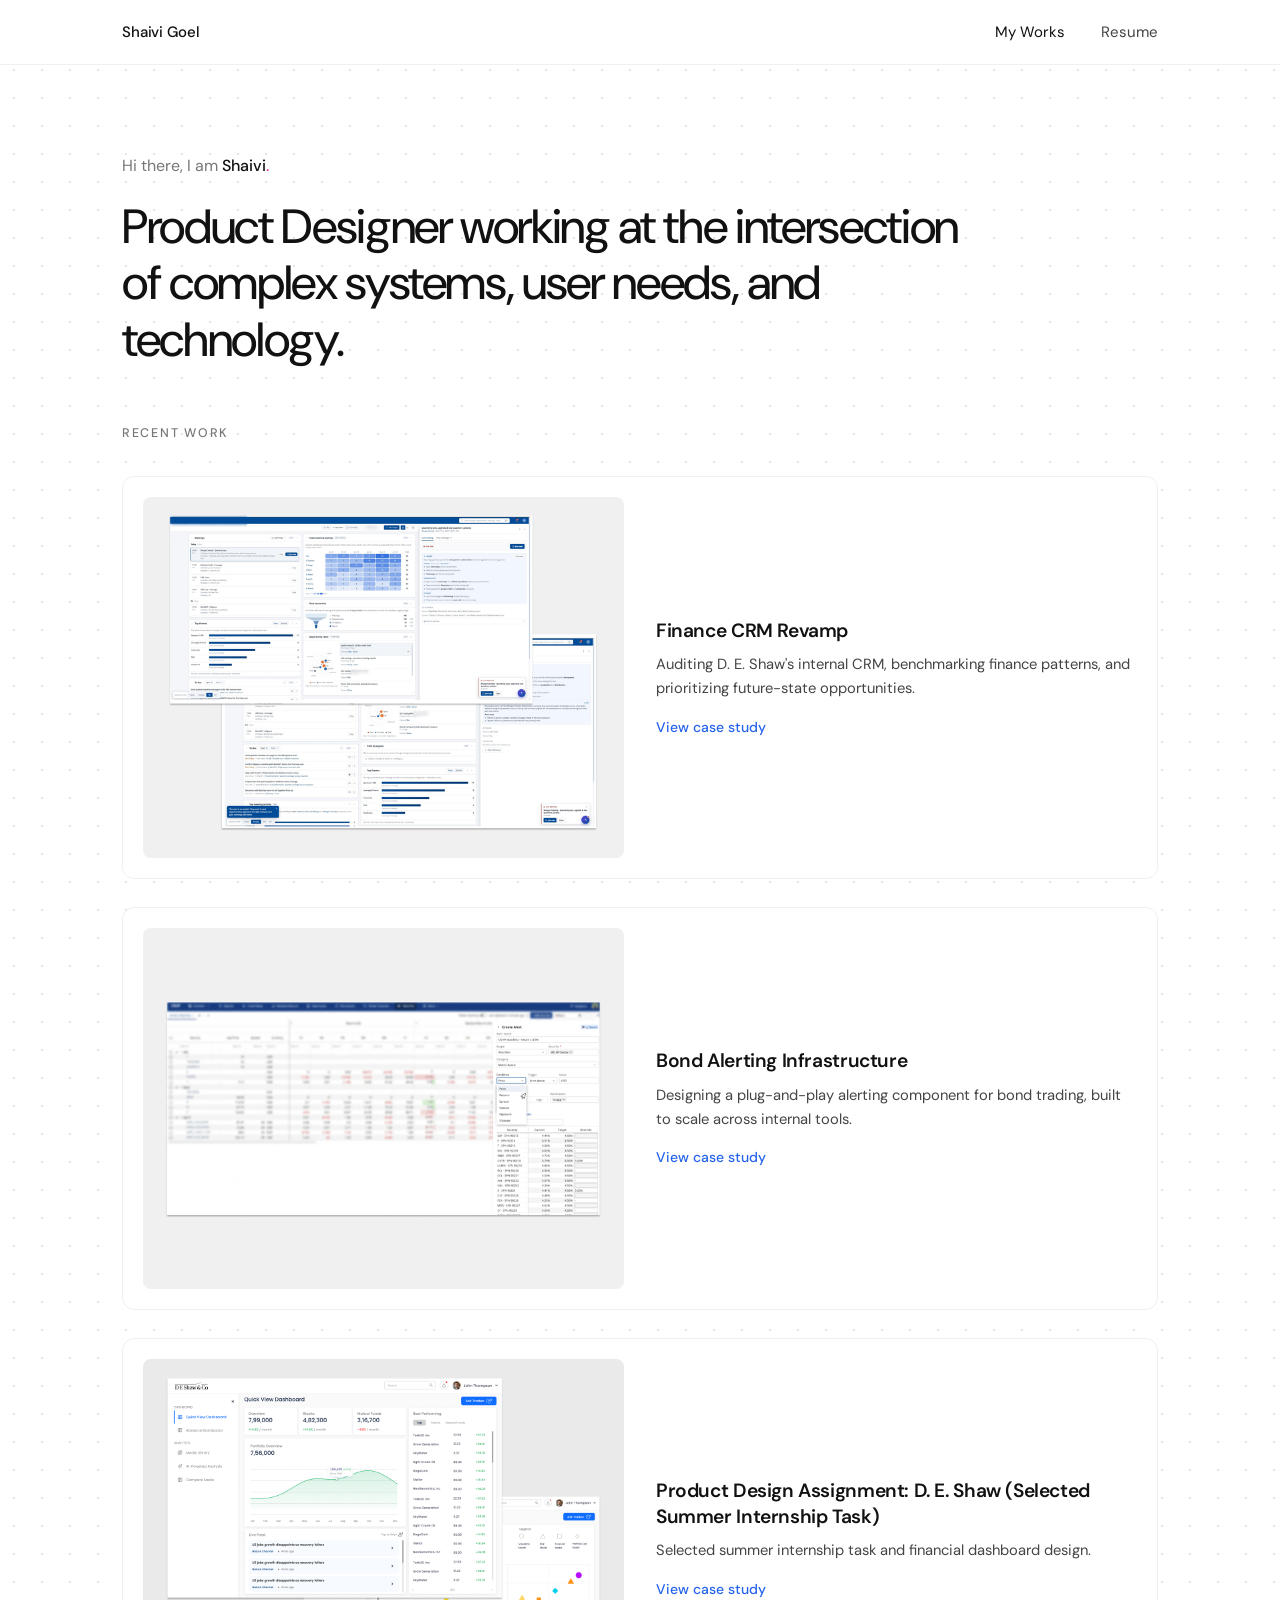
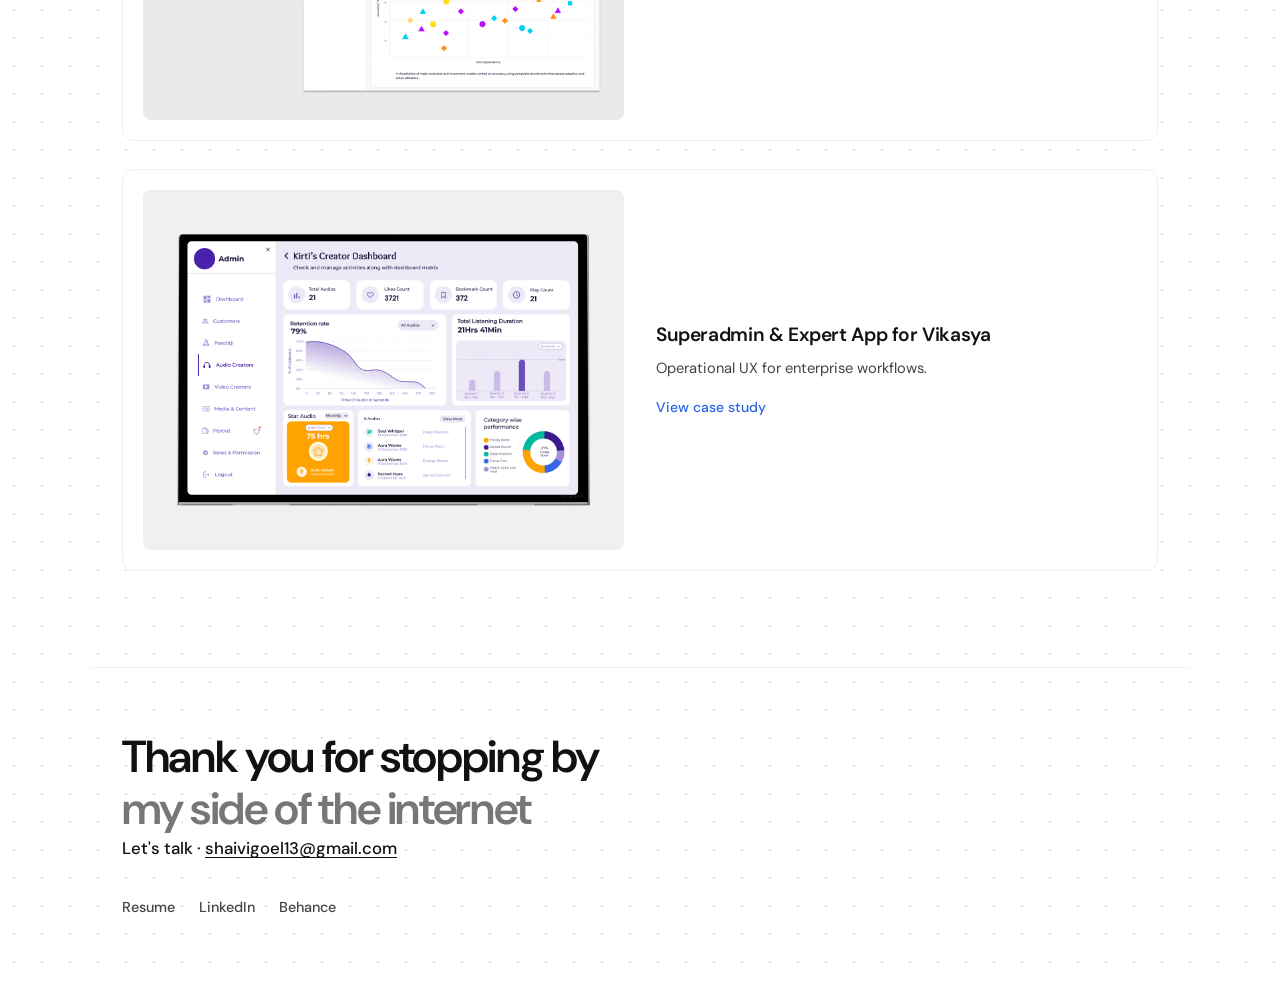
<file: index.html>
<!DOCTYPE html>
<html lang="en">
<head>
  <meta charset="UTF-8">
  <meta name="viewport" content="width=device-width, initial-scale=1.0">
  <title>Shaivi Goel | Product Designer</title>
  <link rel="preconnect" href="https://fonts.googleapis.com">
  <link rel="preconnect" href="https://fonts.gstatic.com" crossorigin>
  <link href="https://fonts.googleapis.com/css2?family=DM+Sans:ital,opsz,wght@0,9..40,300;0,9..40,400;0,9..40,500;0,9..40,600;0,9..40,700;1,9..40,400&display=swap" rel="stylesheet">
  <link rel="stylesheet" href="styles.css">
  <link rel="icon" type="image/png" href="icon.png">
</head>
<body>

  <header class="site-header">
    <div class="container nav">
      <a href="index.html" class="nav-logo">Shaivi Goel</a>
      <ul class="nav-links">
        <li><a href="#works" class="nav-link active">My Works</a></li>
        <li><a href="resume.pdf" target="_blank" rel="noopener noreferrer" class="nav-link">Resume</a></li>      </ul>
      <button class="nav-toggle" aria-label="Open menu" aria-expanded="false">
        <span></span>
        <span></span>
      </button>
    </div>
  </header>

  <main>
    <section class="hero container">
      <p class="hero-greeting">
        Hi there, I am
        <span class="hero-name">Shaivi</span><span class="hero-period">.</span>
      </p>
      <h1 class="hero-title">Product Designer working at the intersection of complex systems, user needs, and technology.</h1>
    </section>

    <section class="works container" id="works">
      <div class="section-head">
        <h2 class="section-label">Recent Work</h2>
      </div>

      <div class="project-list">

        <a href="crm-revamp.html" class="project-card">
          <div class="project-visual">
            <img src="thumbnails/crm-thumb.png" alt="Finance CRM Revamp dashboard UI">
          </div>
          <div class="project-info">
            <h3 class="project-title">Finance CRM Revamp</h3>
            <p class="project-desc">Auditing D. E. Shaw's internal CRM, benchmarking finance patterns, and prioritizing future-state opportunities.</p>
            <span class="project-cta">View case study</span>
          </div>
        </a>

        <a href="alerting-infra.html" class="project-card">
          <div class="project-visual">
            <img src="thumbnails/alerts-thumb.png" alt="Bond Alerting Infrastructure UI">
          </div>
          <div class="project-info">
            <h3 class="project-title">Bond Alerting Infrastructure</h3>
            <p class="project-desc">Designing a plug-and-play alerting component for bond trading, built to scale across internal tools.</p>
            <span class="project-cta">View case study</span>
          </div>
        </a>

        <a href="deshaw.html" class="project-card">
          <div class="project-visual">
            <img src="thumbnails/deshaw assignment.png" alt="D. E. Shaw internship dashboard design">
          </div>
          <div class="project-info">
            <h3 class="project-title">Product Design Assignment: D. E. Shaw (Selected Summer Internship Task)</h3>
            <p class="project-desc">Selected summer internship task and financial dashboard design.</p>
            <span class="project-cta">View case study</span>
          </div>
        </a>

        <a href="vikasya.html" class="project-card">
          <div class="project-visual">
            <img src="thumbnails/vikasya.png" alt="Vikasya Superadmin and Expert App dashboard">
          </div>
          <div class="project-info">
            <h3 class="project-title">Superadmin &amp; Expert App for Vikasya</h3>
            <p class="project-desc">Operational UX for enterprise workflows.</p>
            <span class="project-cta">View case study</span>
          </div>
        </a>

      </div>
    </section>
  </main>

  <footer class="site-footer container">
    <p class="footer-greeting">Thank you for stopping by</p>
    <p class="footer-tagline">my side of the internet</p>
    <h2 class="footer-cta">Let's talk · <a href="mailto:shaivigoel13@gmail.com">shaivigoel13@gmail.com</a></h2>
    <ul class="footer-links">
      <li><a href="resume.pdf" target="_blank" rel="noopener noreferrer">Resume</a></li>
      <li><a href="https://www.linkedin.com/in/shaivi-goelui/" target="_blank" rel="noopener noreferrer">LinkedIn</a></li>
      <li><a href="https://www.behance.net/shaivigoelui" target="_blank" rel="noopener noreferrer">Behance</a></li>
    </ul>
  </footer>

  <script src="script.js"></script>
</body>
</html>
</file>
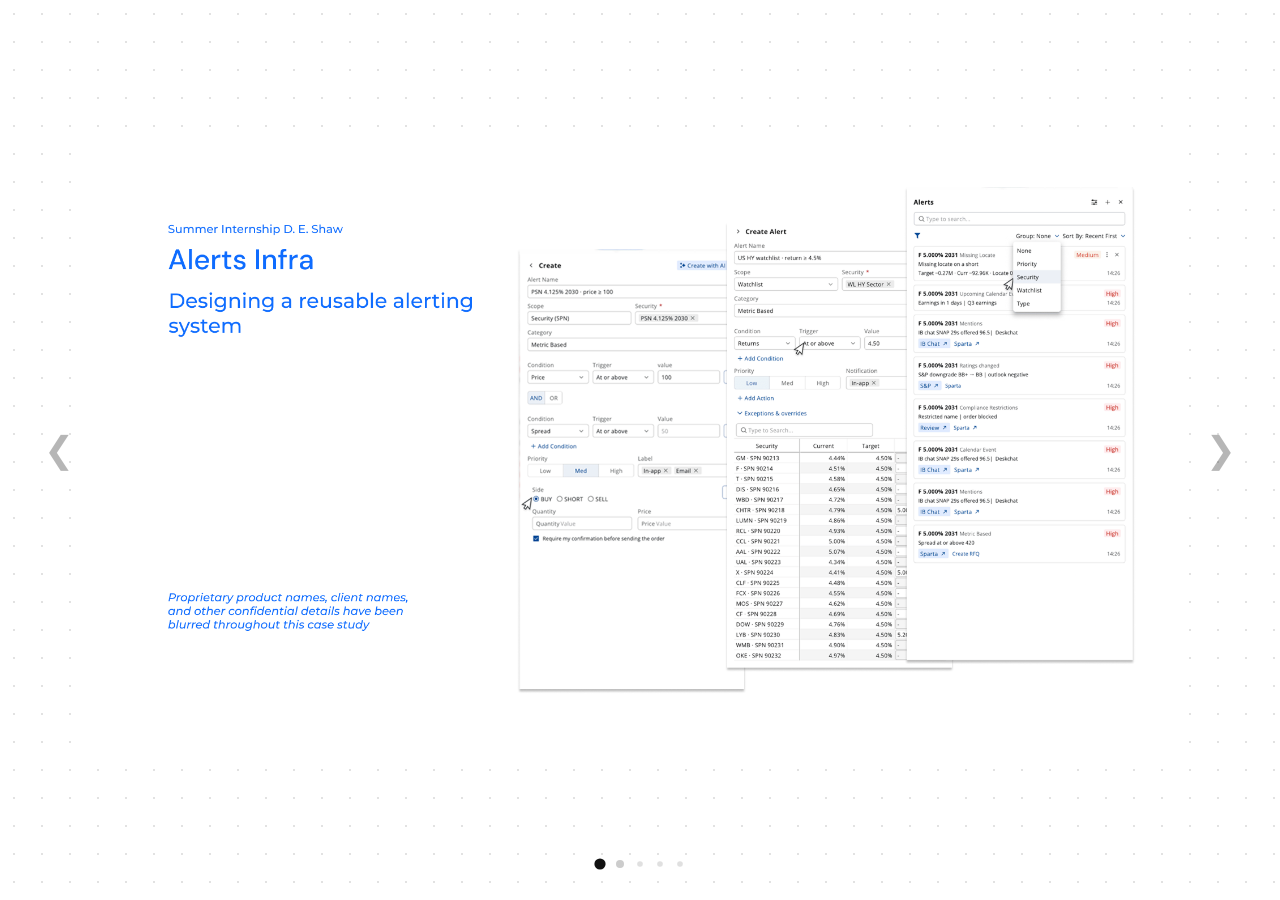
<file: alerting-infra.html>
<!DOCTYPE html>
<html lang="en">
<head>
  <meta charset="UTF-8">
  <meta name="viewport" content="width=device-width, initial-scale=1.0">
  <title>Bond Alerting Infrastructure | Shaivi Goel</title>
  <link rel="preconnect" href="https://fonts.googleapis.com">
  <link rel="preconnect" href="https://fonts.gstatic.com" crossorigin>
  <link href="https://fonts.googleapis.com/css2?family=DM+Sans:ital,opsz,wght@0,9..40,300;0,9..40,400;0,9..40,500;0,9..40,600;0,9..40,700;1,9..40,400&display=swap" rel="stylesheet">
  <link rel="stylesheet" href="styles.css">
  <link rel="icon" type="image/png" href="icon.png">
  <style>
  .slideshow-container {
    width: 100vw;
    height: 100vh;
    position: relative;
    display: flex;
    align-items: center;
    justify-content: center;
  }
  .mySlides {
    display: none;
    width: 100%;
    height: 100%;
    padding: 3rem 6rem;
    box-sizing: border-box;
  }
  .mySlides img {
    width: 100%;
    height: 100%;
    object-fit: contain;
    display: block;
  }
  .prev, .next {
    cursor: pointer;
    position: absolute;
    top: 50%;
    transform: translateY(-50%);
    padding: 20px;
    color: var(--black);
    font-weight: bold;
    font-size: 36px;
    transition: opacity 0.3s ease;
    user-select: none;
    z-index: 100;
    opacity: 0.3;
  }
  .next { right: 1.5rem; }
  .prev { left: 1.5rem; }
  .prev:hover, .next:hover { opacity: 1; }
  .dot-container {
    position: absolute;
    bottom: 2rem;
    left: 50%;
    transform: translateX(-50%);
    display: flex;
    align-items: center;
    justify-content: center;
    gap: 12px;
    z-index: 100;
  }
  .dot {
    cursor: pointer;
    height: 8px;
    width: 8px;
    background-color: var(--gray-300);
    border-radius: 50%;
    display: inline-block;
    transition: all 0.3s ease;
  }
  .dot.active { background-color: var(--black); transform: scale(1.4); }
  .dot.small { transform: scale(0.7); opacity: 0.6; }
  .fade { animation: fade 0.3s; }
  .brief-link {
    position: absolute;
    bottom: 4.75rem;
    left: 50%;
    transform: translateX(-50%);
    color: #2563eb;
    font-size: 0.9rem;
    font-weight: 500;
    text-decoration: none;
    z-index: 110;
    transition: opacity 0.2s ease;
  }
  .brief-link:hover {
    text-decoration: underline;
    text-underline-offset: 3px;
    opacity: 0.8;
  }
  @keyframes fade { from {opacity: .5} to {opacity: 1} }
  @media (max-width: 768px) {
    .mySlides { padding: 1rem 3rem; }
    .prev, .next { font-size: 24px; padding: 10px; }
    .next { right: 0.5rem; }
    .prev { left: 0.5rem; }
    .dot-container { bottom: 1rem; }
    .brief-link { bottom: 3rem; }
  }
</style>
</head>
<body>
  <div class="slideshow-container">
    
    <div class="mySlides fade"><img src="alert slides/cover.png" alt="Bond Alerting Infrastructure — Cover"></div>
    <div class="mySlides fade"><img src="alert slides/002.png" alt="Bond Alerting Infrastructure — Slide 002"></div>
    <div class="mySlides fade"><img src="alert slides/003.png" alt="Bond Alerting Infrastructure — Slide 003"></div>
    <div class="mySlides fade"><img src="alert slides/004.png" alt="Bond Alerting Infrastructure — Slide 004"></div>
    <div class="mySlides fade"><img src="alert slides/005.png" alt="Bond Alerting Infrastructure — Slide 005"></div>
    <div class="mySlides fade"><img src="alert slides/006.png" alt="Bond Alerting Infrastructure — Slide 006"></div>
    <div class="mySlides fade"><img src="alert slides/007.png" alt="Bond Alerting Infrastructure — Slide 007"></div>
    <div class="mySlides fade"><img src="alert slides/008.png" alt="Bond Alerting Infrastructure — Slide 008"></div>
    <div class="mySlides fade"><img src="alert slides/009.png" alt="Bond Alerting Infrastructure — Slide 009"></div>
    <div class="mySlides fade"><img src="alert slides/011.png" alt="Bond Alerting Infrastructure — Slide 011"></div>
    <div class="mySlides fade"><img src="alert slides/012.png" alt="Bond Alerting Infrastructure — Slide 012"></div>
    <div class="mySlides fade"><img src="alert slides/013.png" alt="Bond Alerting Infrastructure — Slide 013"></div>
    <div class="mySlides fade"><img src="alert slides/014.png" alt="Bond Alerting Infrastructure — Slide 014"></div>
    <div class="mySlides fade"><img src="alert slides/015.png" alt="Bond Alerting Infrastructure — Slide 015"></div>
    <div class="mySlides fade"><img src="alert slides/016.png" alt="Bond Alerting Infrastructure — Slide 016"></div>
    <div class="mySlides fade"><img src="alert slides/017.png" alt="Bond Alerting Infrastructure — Slide 017"></div>
    <div class="mySlides fade"><img src="alert slides/018.png" alt="Bond Alerting Infrastructure — Slide 018"></div>
    <div class="mySlides fade"><img src="alert slides/019.png" alt="Bond Alerting Infrastructure — Slide 019"></div>
    <div class="mySlides fade"><img src="alert slides/020.png" alt="Bond Alerting Infrastructure — Slide 020"></div>
    <div class="mySlides fade"><img src="alert slides/021.png" alt="Bond Alerting Infrastructure — Slide 021"></div>
    <div class="mySlides fade"><img src="alert slides/022.png" alt="Bond Alerting Infrastructure — Slide 022"></div>
    <div class="mySlides fade"><img src="alert slides/023.png" alt="Bond Alerting Infrastructure — Slide 023"></div>
    <div class="mySlides fade"><img src="alert slides/024.png" alt="Bond Alerting Infrastructure — Slide 024"></div>
    <div class="mySlides fade"><img src="alert slides/025.png" alt="Bond Alerting Infrastructure — Slide 025"></div>
    <div class="mySlides fade"><img src="alert slides/026.png" alt="Bond Alerting Infrastructure — Slide 026"></div>
    <div class="mySlides fade"><img src="alert slides/027.png" alt="Bond Alerting Infrastructure — Slide 027"></div>
    <div class="mySlides fade"><img src="alert slides/028.png" alt="Bond Alerting Infrastructure — Slide 028"></div>
    <div class="mySlides fade"><img src="alert slides/029.png" alt="Bond Alerting Infrastructure — Slide 029"></div>
    <div class="mySlides fade"><img src="alert slides/030.png" alt="Bond Alerting Infrastructure — Slide 030"></div>
    <div class="mySlides fade"><img src="alert slides/031.png" alt="Bond Alerting Infrastructure — Slide 031"></div>
    <div class="mySlides fade"><img src="alert slides/032.png" alt="Bond Alerting Infrastructure — Slide 032"></div>
    <div class="mySlides fade"><img src="alert slides/033.png" alt="Bond Alerting Infrastructure — Slide 033"></div>
    <div class="mySlides fade"><img src="alert slides/034.png" alt="Bond Alerting Infrastructure — Slide 034"></div>
    <div class="mySlides fade"><img src="alert slides/035.png" alt="Bond Alerting Infrastructure — Slide 035"></div>
    <div class="mySlides fade"><img src="alert slides/036.png" alt="Bond Alerting Infrastructure — Slide 036"></div>
    <div class="mySlides fade"><img src="alert slides/037.png" alt="Bond Alerting Infrastructure — Slide 037"></div>
    <div class="mySlides fade"><img src="alert slides/038.png" alt="Bond Alerting Infrastructure — Slide 038"></div>
    <div class="mySlides fade"><img src="alert slides/039.png" alt="Bond Alerting Infrastructure — Slide 039"></div>
    <div class="mySlides fade"><img src="alert slides/040.png" alt="Bond Alerting Infrastructure — Slide 040"></div>
    <div class="mySlides fade"><img src="alert slides/041.png" alt="Bond Alerting Infrastructure — Slide 041"></div>
    <div class="mySlides fade"><img src="alert slides/042.png" alt="Bond Alerting Infrastructure — Slide 042"></div>
    <div class="mySlides fade"><img src="alert slides/043.png" alt="Bond Alerting Infrastructure — Slide 043"></div>
    <div class="mySlides fade"><img src="alert slides/044.png" alt="Bond Alerting Infrastructure — Slide 044"></div>
    <div class="mySlides fade"><img src="alert slides/045.png" alt="Bond Alerting Infrastructure — Slide 045"></div>
    <div class="mySlides fade"><img src="alert slides/046.png" alt="Bond Alerting Infrastructure — Slide 046"></div>
    <div class="mySlides fade"><img src="alert slides/047.png" alt="Bond Alerting Infrastructure — Slide 047"></div>
    <div class="mySlides fade"><img src="alert slides/048.png" alt="Bond Alerting Infrastructure — Slide 048"></div>
    <div class="mySlides fade"><img src="alert slides/049.png" alt="Bond Alerting Infrastructure — Slide 049"></div>
    <div class="mySlides fade"><img src="alert slides/050.png" alt="Bond Alerting Infrastructure — Slide 050"></div>
    <div class="mySlides fade"><img src="alert slides/051.png" alt="Bond Alerting Infrastructure — Slide 051"></div>
    <div class="mySlides fade"><img src="alert slides/052.png" alt="Bond Alerting Infrastructure — Slide 052"></div>
    <div class="mySlides fade"><img src="alert slides/053.png" alt="Bond Alerting Infrastructure — Slide 053"></div>
    <div class="mySlides fade"><img src="alert slides/054.png" alt="Bond Alerting Infrastructure — Slide 054"></div>
    <div class="mySlides fade"><img src="alert slides/055.png" alt="Bond Alerting Infrastructure — Slide 055"></div>
    <div class="mySlides fade"><img src="alert slides/056.png" alt="Bond Alerting Infrastructure — Slide 056"></div>
    <div class="mySlides fade"><img src="alert slides/057.png" alt="Bond Alerting Infrastructure — Slide 057"></div>
    <div class="mySlides fade"><img src="alert slides/058.png" alt="Bond Alerting Infrastructure — Slide 058"></div>
    <div class="mySlides fade"><img src="alert slides/059.png" alt="Bond Alerting Infrastructure — Slide 059"></div>
    <div class="mySlides fade"><img src="alert slides/060.png" alt="Bond Alerting Infrastructure — Slide 060"></div>
    <div class="mySlides fade"><img src="alert slides/061.png" alt="Bond Alerting Infrastructure — Slide 061"></div>
    <div class="mySlides fade"><img src="alert slides/062.png" alt="Bond Alerting Infrastructure — Slide 062"></div>
    <div class="mySlides fade"><img src="alert slides/063.png" alt="Bond Alerting Infrastructure — Slide 063"></div>
    <div class="mySlides fade"><img src="alert slides/064.png" alt="Bond Alerting Infrastructure — Slide 064"></div>
    <div class="mySlides fade"><img src="alert slides/065.png" alt="Bond Alerting Infrastructure — Slide 065"></div>
    <div class="mySlides fade"><img src="alert slides/066.png" alt="Bond Alerting Infrastructure — Slide 066"></div>
    <div class="mySlides fade"><img src="alert slides/067.png" alt="Bond Alerting Infrastructure — Slide 067"></div>
    <div class="mySlides fade"><img src="alert slides/068.png" alt="Bond Alerting Infrastructure — Slide 068"></div>

    <a class="prev" onclick="plusSlides(-1)" aria-label="Previous slide">&#10094;</a>
    <a class="next" onclick="plusSlides(1)" aria-label="Next slide">&#10095;</a>
    <div class="dot-container" id="dotContainer"></div>
  </div>
  <script>
    let slideIndex = 1;
    showSlides(slideIndex);

    function plusSlides(n) { showSlides(slideIndex += n); }
    function currentSlide(n) { showSlides(slideIndex = n); }

    function showSlides(n) {
      const slides = document.getElementsByClassName("mySlides");
      const dotContainer = document.getElementById("dotContainer");
      if (n > slides.length) slideIndex = 1;
      if (n < 1) slideIndex = slides.length;

      for (let i = 0; i < slides.length; i++) slides[i].style.display = "none";
      slides[slideIndex - 1].style.display = "block";

      const totalSlides = slides.length;
      let startDot = Math.max(1, slideIndex - 2);
      let endDot = Math.min(totalSlides, startDot + 4);
      if (endDot - startDot < 4) startDot = Math.max(1, endDot - 4);

      let dotsHTML = "";
      for (let j = startDot; j <= endDot; j++) {
        const active = j === slideIndex ? " active" : "";
        const small = j !== slideIndex && Math.abs(j - slideIndex) >= 2 ? " small" : "";
        dotsHTML += `<span class="dot${active}${small}" onclick="currentSlide(${j})"></span>`;
      }
      dotContainer.innerHTML = dotsHTML;
    }

    document.addEventListener("keydown", function(e) {
      if (e.key === "ArrowLeft") plusSlides(-1);
      else if (e.key === "ArrowRight") plusSlides(1);
      else if (e.key === "Escape" || e.key === "Backspace") window.location.href = "index.html#works";
    });
  </script>
</body>
</html>
</file>
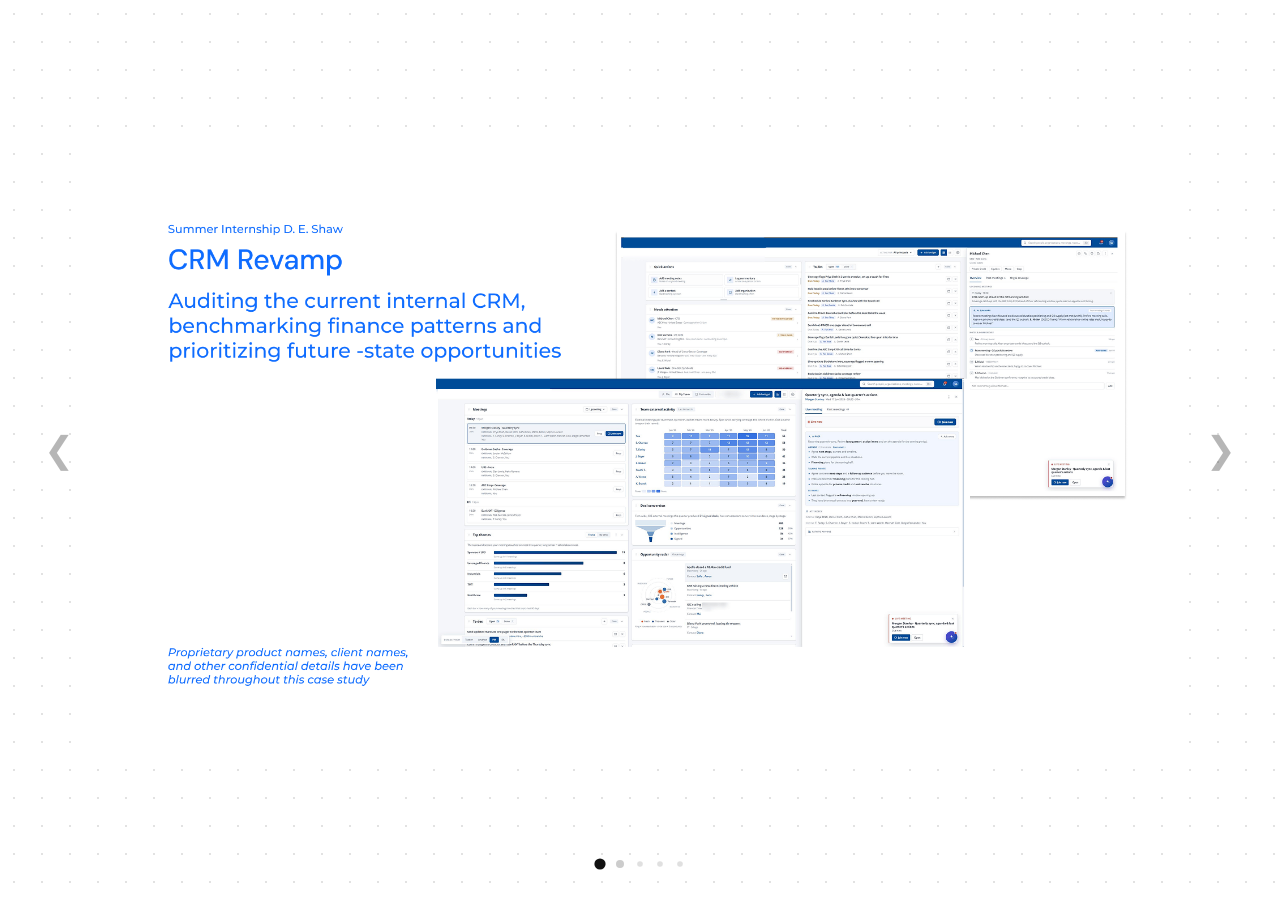
<file: crm-revamp.html>
<!DOCTYPE html>
<html lang="en">
<head>
  <meta charset="UTF-8">
  <meta name="viewport" content="width=device-width, initial-scale=1.0">
  <title>Finance CRM Revamp | Shaivi Goel</title>
  <link rel="preconnect" href="https://fonts.googleapis.com">
  <link rel="preconnect" href="https://fonts.gstatic.com" crossorigin>
  <link href="https://fonts.googleapis.com/css2?family=DM+Sans:ital,opsz,wght@0,9..40,300;0,9..40,400;0,9..40,500;0,9..40,600;0,9..40,700;1,9..40,400&display=swap" rel="stylesheet">
  <link rel="stylesheet" href="styles.css">
  <link rel="icon" type="image/png" href="icon.png">
  <style>
  .slideshow-container {
    width: 100vw;
    height: 100vh;
    position: relative;
    display: flex;
    align-items: center;
    justify-content: center;
  }
  .mySlides {
    display: none;
    width: 100%;
    height: 100%;
    padding: 3rem 6rem;
    box-sizing: border-box;
  }
  .mySlides img {
    width: 100%;
    height: 100%;
    object-fit: contain;
    display: block;
  }
  .prev, .next {
    cursor: pointer;
    position: absolute;
    top: 50%;
    transform: translateY(-50%);
    padding: 20px;
    color: var(--black);
    font-weight: bold;
    font-size: 36px;
    transition: opacity 0.3s ease;
    user-select: none;
    z-index: 100;
    opacity: 0.3;
  }
  .next { right: 1.5rem; }
  .prev { left: 1.5rem; }
  .prev:hover, .next:hover { opacity: 1; }
  .dot-container {
    position: absolute;
    bottom: 2rem;
    left: 50%;
    transform: translateX(-50%);
    display: flex;
    align-items: center;
    justify-content: center;
    gap: 12px;
    z-index: 100;
  }
  .dot {
    cursor: pointer;
    height: 8px;
    width: 8px;
    background-color: var(--gray-300);
    border-radius: 50%;
    display: inline-block;
    transition: all 0.3s ease;
  }
  .dot.active { background-color: var(--black); transform: scale(1.4); }
  .dot.small { transform: scale(0.7); opacity: 0.6; }
  .fade { animation: fade 0.3s; }
  .brief-link {
    position: absolute;
    bottom: 4.75rem;
    left: 50%;
    transform: translateX(-50%);
    color: #2563eb;
    font-size: 0.9rem;
    font-weight: 500;
    text-decoration: none;
    z-index: 110;
    transition: opacity 0.2s ease;
  }
  .brief-link:hover {
    text-decoration: underline;
    text-underline-offset: 3px;
    opacity: 0.8;
  }
  @keyframes fade { from {opacity: .5} to {opacity: 1} }
  @media (max-width: 768px) {
    .mySlides { padding: 1rem 3rem; }
    .prev, .next { font-size: 24px; padding: 10px; }
    .next { right: 0.5rem; }
    .prev { left: 0.5rem; }
    .dot-container { bottom: 1rem; }
    .brief-link { bottom: 3rem; }
  }
</style>
</head>
<body>
  <div class="slideshow-container">
    
    <div class="mySlides fade"><img src="crm slides/cover crm.png" alt="Finance CRM Revamp — Cover"></div>
    <div class="mySlides fade"><img src="crm slides/002.png" alt="Finance CRM Revamp — Slide 002"></div>
    <div class="mySlides fade"><img src="crm slides/003.png" alt="Finance CRM Revamp — Slide 003"></div>
    <div class="mySlides fade"><img src="crm slides/004.png" alt="Finance CRM Revamp — Slide 004"></div>
    <div class="mySlides fade"><img src="crm slides/005.png" alt="Finance CRM Revamp — Slide 005"></div>
    <div class="mySlides fade"><img src="crm slides/006.png" alt="Finance CRM Revamp — Slide 006"></div>
    <div class="mySlides fade"><img src="crm slides/007.png" alt="Finance CRM Revamp — Slide 007"></div>
    <div class="mySlides fade"><img src="crm slides/008.png" alt="Finance CRM Revamp — Slide 008"></div>
    <div class="mySlides fade"><img src="crm slides/009.png" alt="Finance CRM Revamp — Slide 009"></div>
    <div class="mySlides fade"><img src="crm slides/010.png" alt="Finance CRM Revamp — Slide 010"></div>
    <div class="mySlides fade"><img src="crm slides/011.png" alt="Finance CRM Revamp — Slide 011"></div>
    <div class="mySlides fade"><img src="crm slides/012.png" alt="Finance CRM Revamp — Slide 012"></div>
    <div class="mySlides fade"><img src="crm slides/013.png" alt="Finance CRM Revamp — Slide 013"></div>
    <div class="mySlides fade"><img src="crm slides/014.png" alt="Finance CRM Revamp — Slide 014"></div>
    <div class="mySlides fade"><img src="crm slides/015.png" alt="Finance CRM Revamp — Slide 015"></div>
    <div class="mySlides fade"><img src="crm slides/017.png" alt="Finance CRM Revamp — Slide 017"></div>
    <div class="mySlides fade"><img src="crm slides/018.png" alt="Finance CRM Revamp — Slide 018"></div>
    <div class="mySlides fade"><img src="crm slides/019.png" alt="Finance CRM Revamp — Slide 019"></div>
    <div class="mySlides fade"><img src="crm slides/020.png" alt="Finance CRM Revamp — Slide 020"></div>
    <div class="mySlides fade"><img src="crm slides/021.png" alt="Finance CRM Revamp — Slide 021"></div>
    <div class="mySlides fade"><img src="crm slides/022.png" alt="Finance CRM Revamp — Slide 022"></div>
    <div class="mySlides fade"><img src="crm slides/023.png" alt="Finance CRM Revamp — Slide 023"></div>
    <div class="mySlides fade"><img src="crm slides/024.png" alt="Finance CRM Revamp — Slide 024"></div>
    <div class="mySlides fade"><img src="crm slides/025.png" alt="Finance CRM Revamp — Slide 025"></div>
    <div class="mySlides fade"><img src="crm slides/026.png" alt="Finance CRM Revamp — Slide 026"></div>
    <div class="mySlides fade"><img src="crm slides/027.png" alt="Finance CRM Revamp — Slide 027"></div>
    <div class="mySlides fade"><img src="crm slides/028.png" alt="Finance CRM Revamp — Slide 028"></div>
    <div class="mySlides fade"><img src="crm slides/029.png" alt="Finance CRM Revamp — Slide 029"></div>
    <div class="mySlides fade"><img src="crm slides/030.png" alt="Finance CRM Revamp — Slide 030"></div>
    <div class="mySlides fade"><img src="crm slides/031.png" alt="Finance CRM Revamp — Slide 031"></div>
    <div class="mySlides fade"><img src="crm slides/032.png" alt="Finance CRM Revamp — Slide 032"></div>
    <div class="mySlides fade"><img src="crm slides/033.png" alt="Finance CRM Revamp — Slide 033"></div>
    <div class="mySlides fade"><img src="crm slides/034.png" alt="Finance CRM Revamp — Slide 034"></div>
    <div class="mySlides fade"><img src="crm slides/035.png" alt="Finance CRM Revamp — Slide 035"></div>
    <div class="mySlides fade"><img src="crm slides/036.png" alt="Finance CRM Revamp — Slide 036"></div>
    <div class="mySlides fade"><img src="crm slides/037.png" alt="Finance CRM Revamp — Slide 037"></div>
    <div class="mySlides fade"><img src="crm slides/038.png" alt="Finance CRM Revamp — Slide 038"></div>
    <div class="mySlides fade"><img src="crm slides/039.png" alt="Finance CRM Revamp — Slide 039"></div>
    <div class="mySlides fade"><img src="crm slides/040.png" alt="Finance CRM Revamp — Slide 040"></div>
    <div class="mySlides fade"><img src="crm slides/041.png" alt="Finance CRM Revamp — Slide 041"></div>
    <div class="mySlides fade"><img src="crm slides/042.png" alt="Finance CRM Revamp — Slide 042"></div>
    <div class="mySlides fade"><img src="crm slides/043.png" alt="Finance CRM Revamp — Slide 043"></div>
    <div class="mySlides fade"><img src="crm slides/044.png" alt="Finance CRM Revamp — Slide 044"></div>
    <div class="mySlides fade"><img src="crm slides/045.png" alt="Finance CRM Revamp — Slide 045"></div>
    <div class="mySlides fade"><img src="crm slides/046.png" alt="Finance CRM Revamp — Slide 046"></div>
    <div class="mySlides fade"><img src="crm slides/047.png" alt="Finance CRM Revamp — Slide 047"></div>
    <div class="mySlides fade"><img src="crm slides/048.png" alt="Finance CRM Revamp — Slide 048"></div>
    <div class="mySlides fade"><img src="crm slides/049.png" alt="Finance CRM Revamp — Slide 049"></div>
    <div class="mySlides fade"><img src="crm slides/050.png" alt="Finance CRM Revamp — Slide 050"></div>
    <div class="mySlides fade"><img src="crm slides/051.png" alt="Finance CRM Revamp — Slide 051"></div>
    <div class="mySlides fade"><img src="crm slides/052.png" alt="Finance CRM Revamp — Slide 052"></div>
    <div class="mySlides fade"><img src="crm slides/053.png" alt="Finance CRM Revamp — Slide 053"></div>
    <div class="mySlides fade"><img src="crm slides/054.png" alt="Finance CRM Revamp — Slide 054"></div>
    <div class="mySlides fade"><img src="crm slides/055.png" alt="Finance CRM Revamp — Slide 055"></div>
    <div class="mySlides fade"><img src="crm slides/056.png" alt="Finance CRM Revamp — Slide 056"></div>
    <div class="mySlides fade"><img src="crm slides/057.png" alt="Finance CRM Revamp — Slide 057"></div>
    <div class="mySlides fade"><img src="crm slides/058.png" alt="Finance CRM Revamp — Slide 058"></div>
    <div class="mySlides fade"><img src="crm slides/059.png" alt="Finance CRM Revamp — Slide 059"></div>
    <div class="mySlides fade"><img src="crm slides/060.png" alt="Finance CRM Revamp — Slide 060"></div>
    <div class="mySlides fade"><img src="crm slides/061.png" alt="Finance CRM Revamp — Slide 061"></div>
    <div class="mySlides fade"><img src="crm slides/062.png" alt="Finance CRM Revamp — Slide 062"></div>
    <div class="mySlides fade"><img src="crm slides/064.png" alt="Finance CRM Revamp — Slide 064"></div>
    <div class="mySlides fade"><img src="crm slides/065.png" alt="Finance CRM Revamp — Slide 065"></div>
    <div class="mySlides fade"><img src="crm slides/066.png" alt="Finance CRM Revamp — Slide 066"></div>
    <div class="mySlides fade"><img src="crm slides/067.png" alt="Finance CRM Revamp — Slide 067"></div>

    <a class="prev" onclick="plusSlides(-1)" aria-label="Previous slide">&#10094;</a>
    <a class="next" onclick="plusSlides(1)" aria-label="Next slide">&#10095;</a>
    <div class="dot-container" id="dotContainer"></div>
  </div>
  <script>
    let slideIndex = 1;
    showSlides(slideIndex);

    function plusSlides(n) { showSlides(slideIndex += n); }
    function currentSlide(n) { showSlides(slideIndex = n); }

    function showSlides(n) {
      const slides = document.getElementsByClassName("mySlides");
      const dotContainer = document.getElementById("dotContainer");
      if (n > slides.length) slideIndex = 1;
      if (n < 1) slideIndex = slides.length;

      for (let i = 0; i < slides.length; i++) slides[i].style.display = "none";
      slides[slideIndex - 1].style.display = "block";

      const totalSlides = slides.length;
      let startDot = Math.max(1, slideIndex - 2);
      let endDot = Math.min(totalSlides, startDot + 4);
      if (endDot - startDot < 4) startDot = Math.max(1, endDot - 4);

      let dotsHTML = "";
      for (let j = startDot; j <= endDot; j++) {
        const active = j === slideIndex ? " active" : "";
        const small = j !== slideIndex && Math.abs(j - slideIndex) >= 2 ? " small" : "";
        dotsHTML += `<span class="dot${active}${small}" onclick="currentSlide(${j})"></span>`;
      }
      dotContainer.innerHTML = dotsHTML;
    }

    document.addEventListener("keydown", function(e) {
      if (e.key === "ArrowLeft") plusSlides(-1);
      else if (e.key === "ArrowRight") plusSlides(1);
      else if (e.key === "Escape" || e.key === "Backspace") window.location.href = "index.html#works";
    });
  </script>
</body>
</html>
</file>
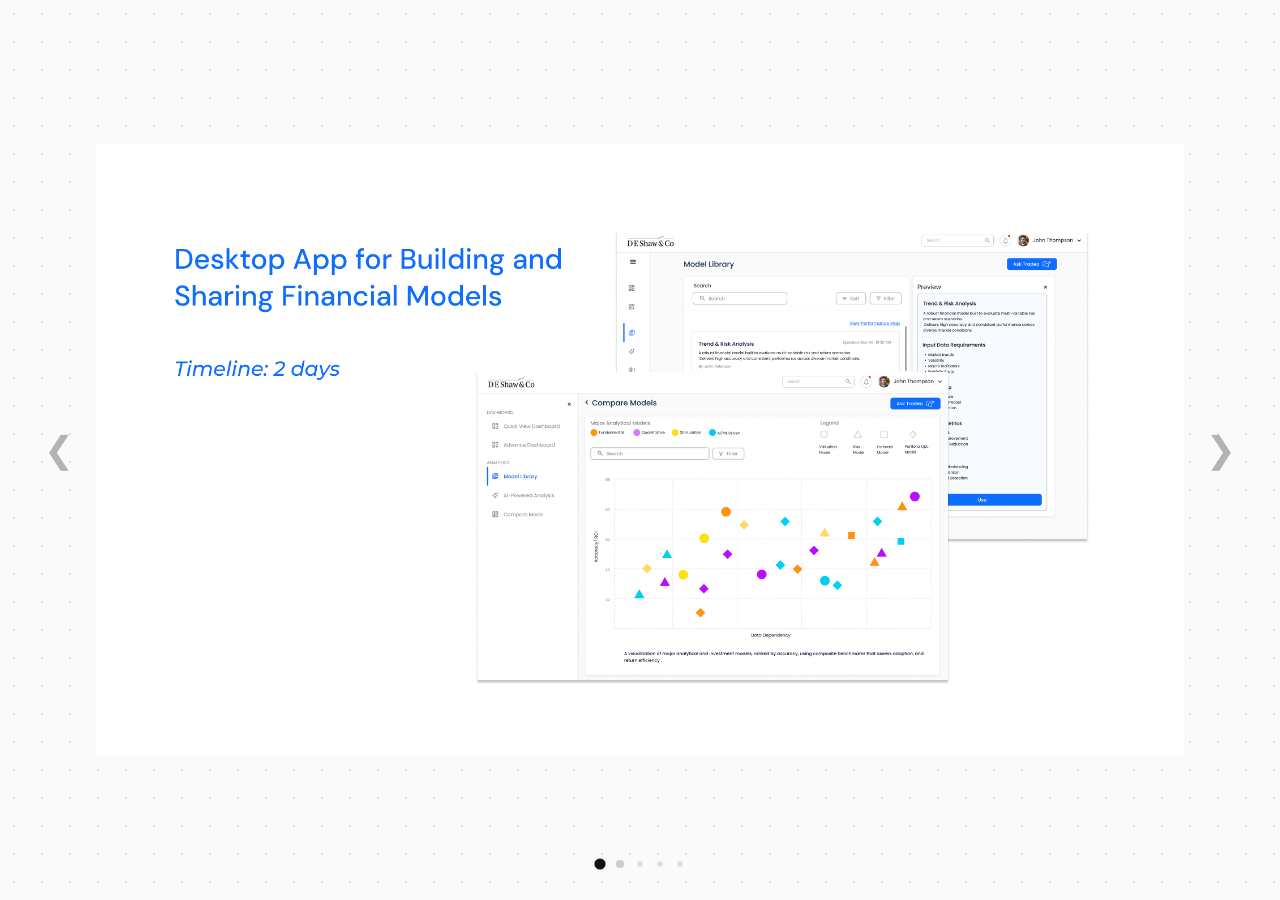
<file: deshaw.html>
<!DOCTYPE html>
<html lang="en">
<head>
  <meta charset="UTF-8">
  <meta name="viewport" content="width=device-width, initial-scale=1.0">
  <title>Internship work at D. E. Shaw | Shaivi Goel</title>
  <link rel="preconnect" href="https://fonts.googleapis.com">
  <link rel="preconnect" href="https://fonts.gstatic.com" crossorigin>
  <link href="https://fonts.googleapis.com/css2?family=DM+Sans:ital,opsz,wght@0,9..40,300;0,9..40,400;0,9..40,500;0,9..40,600;0,9..40,700;1,9..40,400&display=swap" rel="stylesheet">
  <link rel="stylesheet" href="styles.css">
  <link rel="icon" type="image/png" href="icon.png">
  <style>
    /* Fullscreen Slideshow Layout */
    body {
      background-color: #fafafa;
      display: flex;
      align-items: center;
      justify-content: center;
      min-height: 100vh;
      margin: 0;
      padding: 0;
      overflow: hidden; /* Prevent scrolling, true presentation mode */
    }

    .slideshow-container {
      width: 100vw;
      height: 100vh;
      position: relative;
      display: flex;
      align-items: center;
      justify-content: center;
    }

    .mySlides {
      display: none;
      width: 100%;
      height: 100%;
      padding: 3rem 6rem; /* Padding prevents image from hitting arrows */
      box-sizing: border-box;
    }

    .mySlides img {
      width: 100%;
      height: 100%;
      object-fit: contain; /* Scales image beautifully without cropping */
      display: block;
    }

    /* Navigation Arrows */
    .prev, .next {
      cursor: pointer;
      position: absolute;
      top: 50%;
      transform: translateY(-50%);
      padding: 20px;
      color: var(--black);
      font-weight: bold;
      font-size: 36px;
      transition: opacity 0.3s ease;
      user-select: none;
      z-index: 100;
      opacity: 0.3;
    }

    .next { right: 1.5rem; }
    .prev { left: 1.5rem; }

    .prev:hover, .next:hover {
      opacity: 1;
    }

    /* Dynamic Dots Container */
    .dot-container {
      position: absolute;
      bottom: 2rem;
      left: 50%;
      transform: translateX(-50%);
      display: flex;
      align-items: center;
      justify-content: center;
      gap: 12px;
      z-index: 100;
    }

    .dot {
      cursor: pointer;
      height: 8px;
      width: 8px;
      background-color: var(--gray-300);
      border-radius: 50%;
      display: inline-block;
      transition: all 0.3s cubic-bezier(0.4, 0, 0.2, 1);
    }

    .dot.active {
      background-color: var(--black);
      transform: scale(1.4);
    }
    
    .dot.small {
      transform: scale(0.7);
      opacity: 0.6;
    }

    .fade {
      animation-name: fade;
      animation-duration: 0.3s;
    }

    .brief-link {
      position: absolute;
      bottom: 5rem;
      left: 50%;
      transform: translateX(-50%);
      color: #2563eb;
      font-size: 0.9rem;
      font-weight: 500;
      text-decoration: none;
      z-index: 110;
    }
    .brief-link:hover {
      text-decoration: underline;
      text-underline-offset: 3px;
    }

    @keyframes fade {
      from {opacity: .5} 
      to {opacity: 1}
    }

    /* Mobile adjustments */
    @media (max-width: 768px) {
      .mySlides { padding: 1rem 3rem; }
      .prev, .next { font-size: 24px; padding: 10px; }
      .next { right: 0.5rem; }
      .prev { left: 0.5rem; }
      .dot-container { bottom: 1rem; }
    }
  </style>
</head>
<body>

  <div class="slideshow-container">
    
    <div class="mySlides fade"><img src="deshaw assignment slides/coverassign.png" alt="Cover"></div>
    <div class="mySlides fade"><img src="deshaw assignment slides/1.png" alt="Slide 1"></div>
    <div class="mySlides fade">
      <img src="deshaw assignment slides/2.png" alt="Slide 2">
      <a href="D.E.Shaw 2M Intern Round 2 Brief.pdf" target="_blank" rel="noopener noreferrer" class="brief-link">Design Brief</a>
    </div>
    <div class="mySlides fade"><img src="deshaw assignment slides/4.png" alt="Slide 4"></div>
    <div class="mySlides fade"><img src="deshaw assignment slides/3.png" alt="Slide 3"></div>
    <div class="mySlides fade"><img src="deshaw assignment slides/5.png" alt="Slide 5"></div>
    <div class="mySlides fade"><img src="deshaw assignment slides/6.png" alt="Slide 6"></div>
    <div class="mySlides fade"><img src="deshaw assignment slides/7.png" alt="Slide 7"></div>
    <div class="mySlides fade"><img src="deshaw assignment slides/8.png" alt="Slide 8"></div>
    <div class="mySlides fade"><img src="deshaw assignment slides/9.png" alt="Slide 9"></div>
    <div class="mySlides fade"><img src="deshaw assignment slides/10.png" alt="Slide 10"></div>
    <div class="mySlides fade"><img src="deshaw assignment slides/11.png" alt="Slide 11"></div>
    <div class="mySlides fade"><img src="deshaw assignment slides/12.png" alt="Slide 12"></div>
    <div class="mySlides fade"><img src="deshaw assignment slides/13.png" alt="Slide 13"></div>
    <div class="mySlides fade"><img src="deshaw assignment slides/14.png" alt="Slide 14"></div>
    <div class="mySlides fade"><img src="deshaw assignment slides/15.png" alt="Slide 15"></div>
    <div class="mySlides fade"><img src="deshaw assignment slides/16.png" alt="Slide 16"></div>
    <div class="mySlides fade"><img src="deshaw assignment slides/17.png" alt="Slide 17"></div>
    <div class="mySlides fade"><img src="deshaw assignment slides/18.png" alt="Slide 18"></div>
    <div class="mySlides fade"><img src="deshaw assignment slides/19.png" alt="Slide 19"></div>
    <div class="mySlides fade"><img src="deshaw assignment slides/20.png" alt="Slide 20"></div>
    <div class="mySlides fade"><img src="deshaw assignment slides/21.png" alt="Slide 21"></div>
    <div class="mySlides fade"><img src="deshaw assignment slides/22.png" alt="Slide 22"></div>
    <div class="mySlides fade"><img src="deshaw assignment slides/23.png" alt="Slide 23"></div>
    <div class="mySlides fade"><img src="deshaw assignment slides/24.png" alt="Slide 24"></div>
    <div class="mySlides fade"><img src="deshaw assignment slides/25.png" alt="Slide 25"></div>
    <div class="mySlides fade"><img src="deshaw assignment slides/26.png" alt="Slide 26"></div>
    <div class="mySlides fade"><img src="deshaw assignment slides/27.png" alt="Slide 27"></div>
    <div class="mySlides fade"><img src="deshaw assignment slides/28.png" alt="Slide 28"></div>
    <div class="mySlides fade"><img src="deshaw assignment slides/29.png" alt="Slide 29"></div>
    <div class="mySlides fade"><img src="deshaw assignment slides/30.png" alt="Slide 30"></div>
    <div class="mySlides fade"><img src="deshaw assignment slides/31.png" alt="Slide 31"></div>

    <!-- Controls -->
    <a class="prev" onclick="plusSlides(-1)">&#10094;</a>
    <a class="next" onclick="plusSlides(1)">&#10095;</a>

    <!-- Dynamic Dots -->
    <div class="dot-container" id="dotContainer"></div>
  </div>

  <script>
    let slideIndex = 1;
    showSlides(slideIndex);

    function plusSlides(n) {
      showSlides(slideIndex += n);
    }

    function currentSlide(n) {
      showSlides(slideIndex = n);
    }

    function showSlides(n) {
      let i;
      let slides = document.getElementsByClassName("mySlides");
      let dotContainer = document.getElementById("dotContainer");
      if (n > slides.length) {slideIndex = 1}    
      if (n < 1) {slideIndex = slides.length}
      for (i = 0; i < slides.length; i++) {
        slides[i].style.display = "none";  
      }
      slides[slideIndex-1].style.display = "block";  
      
      // Render dynamic dots (max 5)
      let totalSlides = slides.length;
      let startDot = Math.max(1, slideIndex - 2);
      let endDot = Math.min(totalSlides, startDot + 4);
      
      // Adjust start if we hit the end
      if (endDot - startDot < 4) {
        startDot = Math.max(1, endDot - 4);
      }
      
      let dotsHTML = "";
      for (let j = startDot; j <= endDot; j++) {
        let isAct = (j === slideIndex) ? " active" : "";
        let isSmall = (j !== slideIndex && Math.abs(j - slideIndex) >= 2) ? " small" : "";
        dotsHTML += `<span class="dot${isAct}${isSmall}" onclick="currentSlide(${j})"></span>`;
      }
      dotContainer.innerHTML = dotsHTML;
    }

    // Keyboard navigation
    document.addEventListener('keydown', function(e) {
      if (e.key === 'ArrowLeft') {
        plusSlides(-1);
      } else if (e.key === 'ArrowRight') {
        plusSlides(1);
      } else if (e.key === 'Escape' || e.key === 'Backspace') {
        // Simple way to go back to works if they press ESC
        window.location.href = 'index.html#works';
      }
    });
  </script>
</body>
</html>
</file>
<file: styles.css>
*, *::before, *::after {
  box-sizing: border-box;
  margin: 0;
  padding: 0;
}

:root {
  --font: "DM Sans", system-ui, sans-serif;
  --black: #111111;
  --gray-700: #444444;
  --gray-500: #777777;
  --gray-300: #cccccc;
  --gray-100: #f0f0f0;
  --white: #ffffff;
  --accent: #111111;
  --doodle: #999999;
  --locked: #92400e;
  --locked-bg: #fef3c7;
  --radius: 12px;
  --transition: 0.25s ease;
  --container: 1100px;
  --pad: 2rem;
}

html {
  scroll-behavior: smooth;
}

body {
  font-family: var(--font);
  font-size: 16px;
  line-height: 1.6;
  color: var(--black);
  background-color: var(--white);
  background-image: radial-gradient(circle, #e2e2e2 1.4px, transparent 1.4px);
  background-size: 28px 28px;
  -webkit-font-smoothing: antialiased;
  position: relative;
  overflow-x: hidden;
}

a {
  color: inherit;
  text-decoration: none;
}

ul {
  list-style: none;
}

img {
  max-width: 100%;
  display: block;
}

.container {
  width: 100%;
  max-width: var(--container);
  margin: 0 auto;
  padding-left: var(--pad);
  padding-right: var(--pad);
}

/* ── Doodles ── */
.doodle {
  position: absolute;
  pointer-events: none;
  color: var(--doodle);
}

.doodle-star svg {
  width: 100%;
  height: 100%;
}

.doodle-star--1 {
  width: 28px;
  height: 28px;
  top: 120px;
  right: 12%;
  animation: float 4s ease-in-out infinite;
}

.doodle-star--2 {
  width: 18px;
  height: 18px;
  top: 28%;
  left: 6%;
  animation: float 5s ease-in-out infinite 1s;
}

.doodle-underline {
  display: block;
  width: 88px;
  height: 10px;
  margin-top: 2px;
  color: var(--doodle);
}

.doodle-arrow {
  width: 48px;
  height: 32px;
  margin-top: 1.5rem;
  color: var(--doodle);
  transform: rotate(-8deg);
}

.doodle-scribble {
  width: 64px;
  height: 16px;
  color: var(--doodle);
}

.doodle-footer {
  width: 140px;
  height: 12px;
  color: var(--doodle);
  margin-bottom: 1.5rem;
}

@keyframes float {
  0%, 100% { transform: translateY(0) rotate(0deg); }
  50% { transform: translateY(-6px) rotate(6deg); }
}

/* ── Header / Nav ── */
.site-header {
  position: sticky;
  top: 0;
  z-index: 100;
  background: rgba(255, 255, 255, 0.95);
  backdrop-filter: blur(12px);
  border-bottom: 1px solid var(--gray-100);
}

.nav {
  display: flex;
  align-items: center;
  justify-content: space-between;
  height: 64px;
}

.nav-logo,
.nav-link {
  font-size: 0.9375rem;
  line-height: 1;
  font-weight: 500;
}

.nav-logo {
  letter-spacing: -0.01em;
}

.nav-links {
  display: flex;
  align-items: center;
  gap: 2.25rem;
  height: 100%;
}

.nav-links li {
  display: flex;
  align-items: center;
  height: 100%;
}

.nav-link {
  font-weight: 400;
  color: var(--gray-700);
  transition: color var(--transition);
  padding: 0.25rem 0;
}

.nav-link:hover,
.nav-link.active {
  color: var(--black);
}

.nav-toggle {
  display: none;
  flex-direction: column;
  justify-content: center;
  gap: 6px;
  background: none;
  border: none;
  cursor: pointer;
  padding: 4px;
  height: 40px;
}

.nav-toggle span {
  display: block;
  width: 22px;
  height: 2px;
  background: var(--black);
}

/* ── Hero ── */
.hero {
  padding-top: 5.5rem;
  padding-bottom: 3.5rem;
  position: relative;
}

.hero-greeting {
  font-size: 1rem;
  font-weight: 400;
  color: var(--gray-500);
  margin-bottom: 1.25rem;
}

.hero-name {
  color: var(--black);
  font-weight: 500;
  position: relative;
}

.hero-period {
  color: #ec4899;
  font-weight: 500;
}

.hero-title {
  font-size: clamp(2rem, 3.8vw, 3rem);
  font-weight: 450;
  letter-spacing: -0.028em;
  line-height: 1.18;
  max-width: 860px;
}

/* ── Works ── */
.works {
  padding-bottom: 6rem;
}

.section-head {
  display: flex;
  align-items: flex-end;
  gap: 0.75rem;
  margin-bottom: 2rem;
}

.section-label {
  font-size: 0.78rem;
  font-weight: 500;
  text-transform: uppercase;
  letter-spacing: 0.14em;
  color: var(--gray-500);
}

.project-list {
  display: flex;
  flex-direction: column;
  gap: 1.75rem;
}

/* ── Project Cards ── */
.project-card {
  display: grid;
  grid-template-columns: 1fr 1fr;
  gap: 2rem;
  align-items: center;
  padding: 1.25rem;
  border-radius: var(--radius);
  border: 1px solid var(--gray-100);
  background: var(--white);
  transition: border-color var(--transition), box-shadow var(--transition), transform var(--transition);
}

.project-card:not(.project-card--locked):hover {
  border-color: var(--gray-300);
  box-shadow: 0 6px 24px rgba(0, 0, 0, 0.05);
  transform: translateY(-2px);
}

.project-card--locked {
  cursor: not-allowed;
  background: #fafafa;
}

.project-visual {
  aspect-ratio: 4 / 3;
  border-radius: calc(var(--radius) - 4px);
  position: relative;
  overflow: hidden;
  background: var(--gray-100);
}

.project-visual img {
  width: 100%;
  height: 100%;
  object-fit: cover;
}

.project-visual--blurred img {
  filter: blur(6px);
  transform: scale(1.05);
}

.project-lock-overlay {
  position: absolute;
  inset: 0;
  background: rgba(255, 255, 255, 0.55);
  display: flex;
  align-items: flex-start;
  justify-content: flex-start;
  padding: 1rem;
}

.project-tag--locked {
  display: inline-flex;
  align-items: center;
  gap: 0.35rem;
  font-size: 0.75rem;
  font-weight: 500;
  padding: 0.4rem 0.8rem;
  background: var(--locked-bg);
  color: var(--locked);
  border-radius: 999px;
}

.project-info {
  display: flex;
  flex-direction: column;
  gap: 0.6rem;
}

.project-title {
  font-size: 1.2rem;
  font-weight: 600;
  letter-spacing: -0.02em;
  line-height: 1.35;
}

.project-desc {
  font-size: 0.92rem;
  color: var(--gray-700);
  line-height: 1.6;
}

.project-cta {
  font-size: 0.875rem;
  font-weight: 500;
  margin-top: 0.35rem;
  color: #2563eb;
  transition: opacity var(--transition);
  text-decoration: none;
}

.project-card:not(.project-card--locked):hover .project-cta {
  text-decoration: underline;
  text-underline-offset: 3px;
}

.cta-arrow {
  display: inline-block;
  transition: transform var(--transition);
}

.project-card:not(.project-card--locked):hover .cta-arrow {
  transform: translateX(3px);
}

.project-cta--locked {
  color: var(--locked);
}

/* ── Footer ── */
.site-footer {
  padding-top: 4rem;
  padding-bottom: 4rem;
  border-top: 1px solid var(--gray-100);
}

.footer-greeting {
  font-size: clamp(1.8rem, 4vw, 2.8rem);
  font-weight: 600;
  letter-spacing: -0.03em;
  line-height: 1.15;
}

.footer-tagline {
  font-size: clamp(1.8rem, 4vw, 2.8rem);
  font-weight: 600;
  letter-spacing: -0.03em;
  color: var(--gray-500);
  line-height: 1.15;
}

.footer-cta {
  font-size: 1.05rem;
  font-weight: 500;
  margin-bottom: 2rem;
}

.footer-cta a {
  text-decoration: underline;
  text-underline-offset: 3px;
  transition: opacity var(--transition);
}

.footer-cta a:hover {
  opacity: 0.65;
}

.footer-links {
  display: flex;
  gap: 1.5rem;
}

.footer-links a {
  font-size: 0.9rem;
  font-weight: 500;
  color: var(--gray-700);
  transition: color var(--transition);
}

.footer-links a:hover {
  color: var(--black);
}

/* ── Subpages ── */
.page-main {
  max-width: 720px;
  margin: 0 auto;
  padding: 5rem var(--pad) 6rem;
}

.page-title {
  font-size: clamp(2rem, 4vw, 2.8rem);
  font-weight: 600;
  letter-spacing: -0.03em;
  margin-bottom: 1rem;
}

.page-lead {
  font-size: 1.05rem;
  color: var(--gray-700);
  line-height: 1.7;
  margin-bottom: 2.5rem;
}

.btn {
  display: inline-flex;
  align-items: center;
  font-family: var(--font);
  font-size: 0.9rem;
  font-weight: 500;
  padding: 0.75rem 1.5rem;
  border-radius: 999px;
  border: 1px solid var(--black);
  background: var(--black);
  color: var(--white);
  cursor: pointer;
  transition: background var(--transition), color var(--transition);
}

.btn:hover {
  background: var(--white);
  color: var(--black);
}

.btn-outline {
  background: var(--white);
  color: var(--black);
}

.btn-outline:hover {
  background: var(--black);
  color: var(--white);
}

.contact-list {
  display: flex;
  flex-direction: column;
  gap: 1.25rem;
  margin-top: 2rem;
}

.contact-item {
  display: flex;
  align-items: center;
  gap: 1rem;
  padding: 1.25rem 1.5rem;
  border: 1px solid var(--gray-100);
  border-radius: var(--radius);
}

.contact-label {
  font-size: 0.8rem;
  font-weight: 500;
  text-transform: uppercase;
  letter-spacing: 0.08em;
  color: var(--gray-500);
  min-width: 80px;
}

.contact-value a {
  text-decoration: underline;
  text-underline-offset: 3px;
}

/* ── Responsive ── */
@media (max-width: 768px) {
  :root {
    --pad: 1.5rem;
  }

  .nav-toggle {
    display: flex;
  }

  .site-header {
    position: relative;
  }

  .site-header .nav {
    position: relative;
  }

  .nav-links {
    display: none;
    position: absolute;
    top: 100%;
    left: 0;
    right: 0;
    flex-direction: column;
    align-items: stretch;
    gap: 0;
    height: auto;
    background: var(--white);
    border-bottom: 1px solid var(--gray-100);
    padding: 0.5rem var(--pad) 1rem;
    margin-left: calc(var(--pad) * -1);
    margin-right: calc(var(--pad) * -1);
    width: calc(100% + var(--pad) * 2);
  }

  .nav-links.open {
    display: flex;
  }

  .nav-links li {
    height: auto;
    border-bottom: 1px solid var(--gray-100);
    padding: 0.75rem 0;
  }

  .nav-links li:last-child {
    border-bottom: none;
  }

  .hero {
    padding-top: 3.5rem;
  }

  .doodle-star--1 {
    right: 8%;
    top: 90px;
  }

  .doodle-star--2 {
    display: none;
  }

  .project-card {
    grid-template-columns: 1fr;
    gap: 1.25rem;
  }

  .footer-links {
    flex-wrap: wrap;
  }
}
</file>
